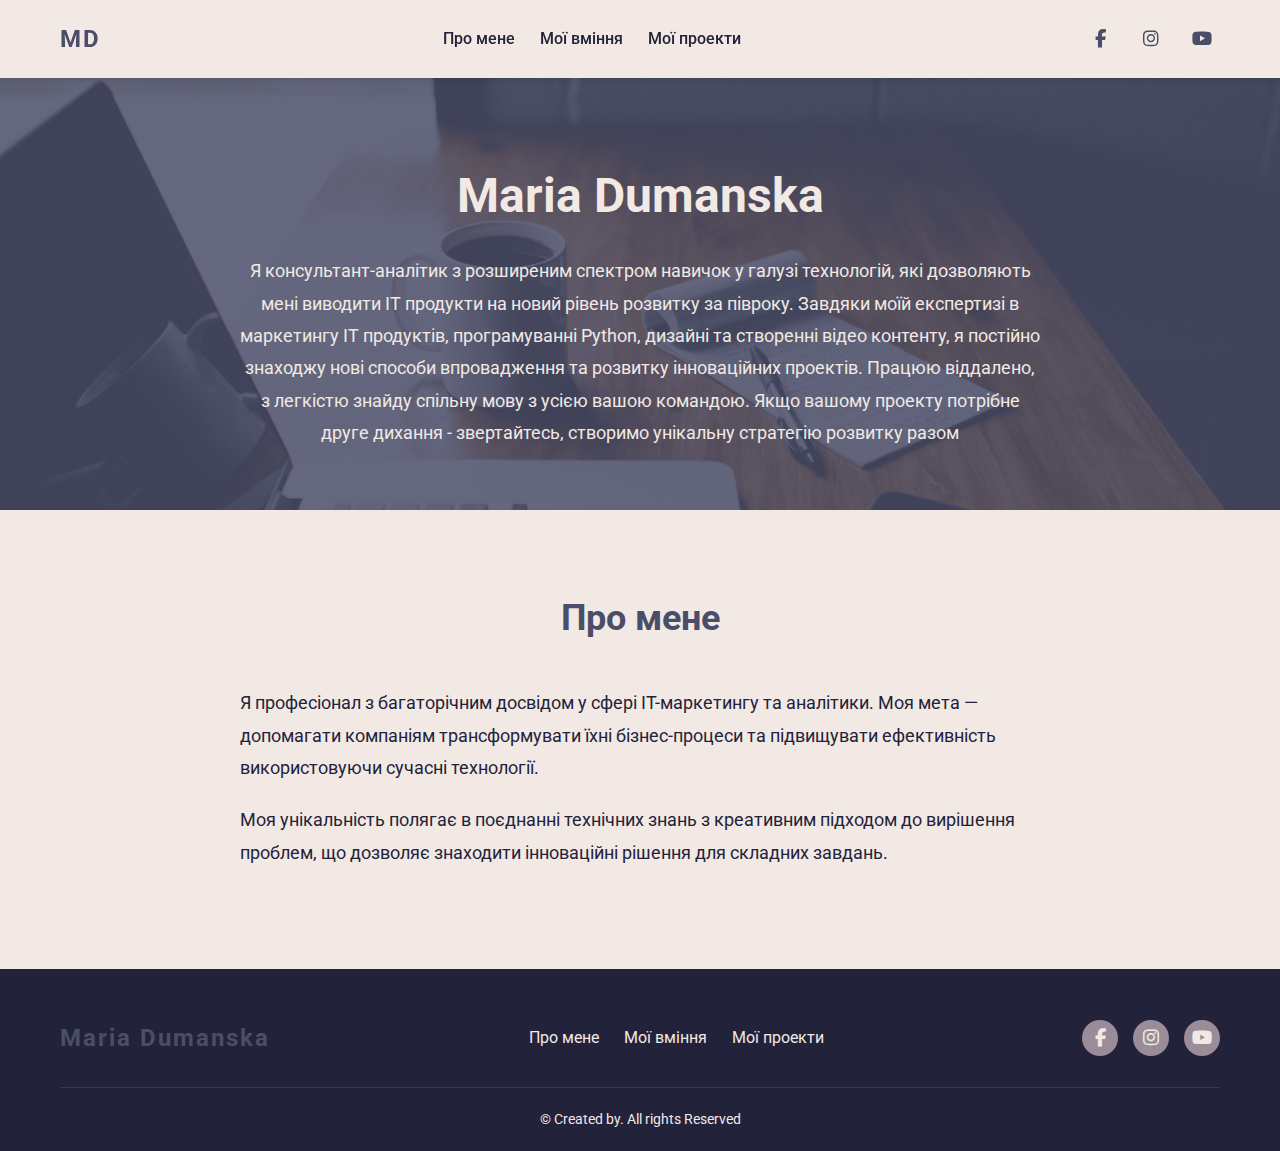
<file: index.html>
<!DOCTYPE html>
<html lang="en">
<head>
    <meta charset="UTF-8">
    <meta name="viewport" content="width=device-width, initial-scale=1.0">
    <title>Maria Dumanska - Personal Website</title>
    <link href="https://fonts.googleapis.com/css2?family=Roboto:wght@300;400;500;700&display=swap" rel="stylesheet">
    <link rel="stylesheet" href="https://cdnjs.cloudflare.com/ajax/libs/font-awesome/6.4.0/css/all.min.css">
    <link rel="stylesheet" href="css/style.css">
</head>
<body>
    <header>
        <div class="container">
            <nav>
                <div class="logo">MD</div>
                <ul class="nav-links">
                    <li><a href="index.html">Про мене</a></li>
                    <li><a href="pages/skills.html">Мої вміння</a></li>
                    <li><a href="pages/projects.html">Мої проекти</a></li>
                </ul>
                <div class="social-links">
                    <a href="#" class="social-icon"><i class="fab fa-facebook-f"></i></a>
                    <a href="#" class="social-icon"><i class="fab fa-instagram"></i></a>
                    <a href="#" class="social-icon"><i class="fab fa-youtube"></i></a>
                </div>
            </nav>
        </div>
    </header>

    <main>
        <section class="hero">
            <div class="container">
                <h1>Maria Dumanska</h1>
                <p class="hero-text">
                    Я консультант-аналітик з розширеним спектром навичок у галузі технологій, які дозволяють мені виводити ІТ продукти 
                    на новий рівень розвитку за півроку. Завдяки моїй експертизі в маркетингу ІТ продуктів, програмуванні Python, 
                    дизайні та створенні відео контенту, я постійно знаходжу нові способи впровадження та розвитку інноваційних проектів. 
                    Працюю віддалено, з легкістю знайду спільну мову з усією вашою командою. Якщо вашому проекту потрібне друге дихання - 
                    звертайтесь, створимо унікальну стратегію розвитку разом
                </p>
            </div>
        </section>

        <section class="about">
            <div class="container">
                <h2>Про мене</h2>
                <div class="about-content">
                    <p>
                        Я професіонал з багаторічним досвідом у сфері IT-маркетингу та аналітики. Моя мета — допомагати 
                        компаніям трансформувати їхні бізнес-процеси та підвищувати ефективність використовуючи сучасні технології.
                    </p>
                    <p>
                        Моя унікальність полягає в поєднанні технічних знань з креативним підходом до вирішення проблем,
                        що дозволяє знаходити інноваційні рішення для складних завдань.
                    </p>
                </div>
            </div>
        </section>
    </main>

    <footer>
        <div class="container">
            <div class="footer-content">
                <div class="logo">Maria Dumanska</div>
                <ul class="footer-nav">
                    <li><a href="index.html">Про мене</a></li>
                    <li><a href="pages/skills.html">Мої вміння</a></li>
                    <li><a href="pages/projects.html">Мої проекти</a></li>
                </ul>
                <div class="social-links">
                    <a href="#" class="social-icon"><i class="fab fa-facebook-f"></i></a>
                    <a href="#" class="social-icon"><i class="fab fa-instagram"></i></a>
                    <a href="#" class="social-icon"><i class="fab fa-youtube"></i></a>
                </div>
            </div>
            <div class="copyright">
                <p>© Created by. All rights Reserved</p>
            </div>
        </div>
    </footer>
</body>
</html>
</file>
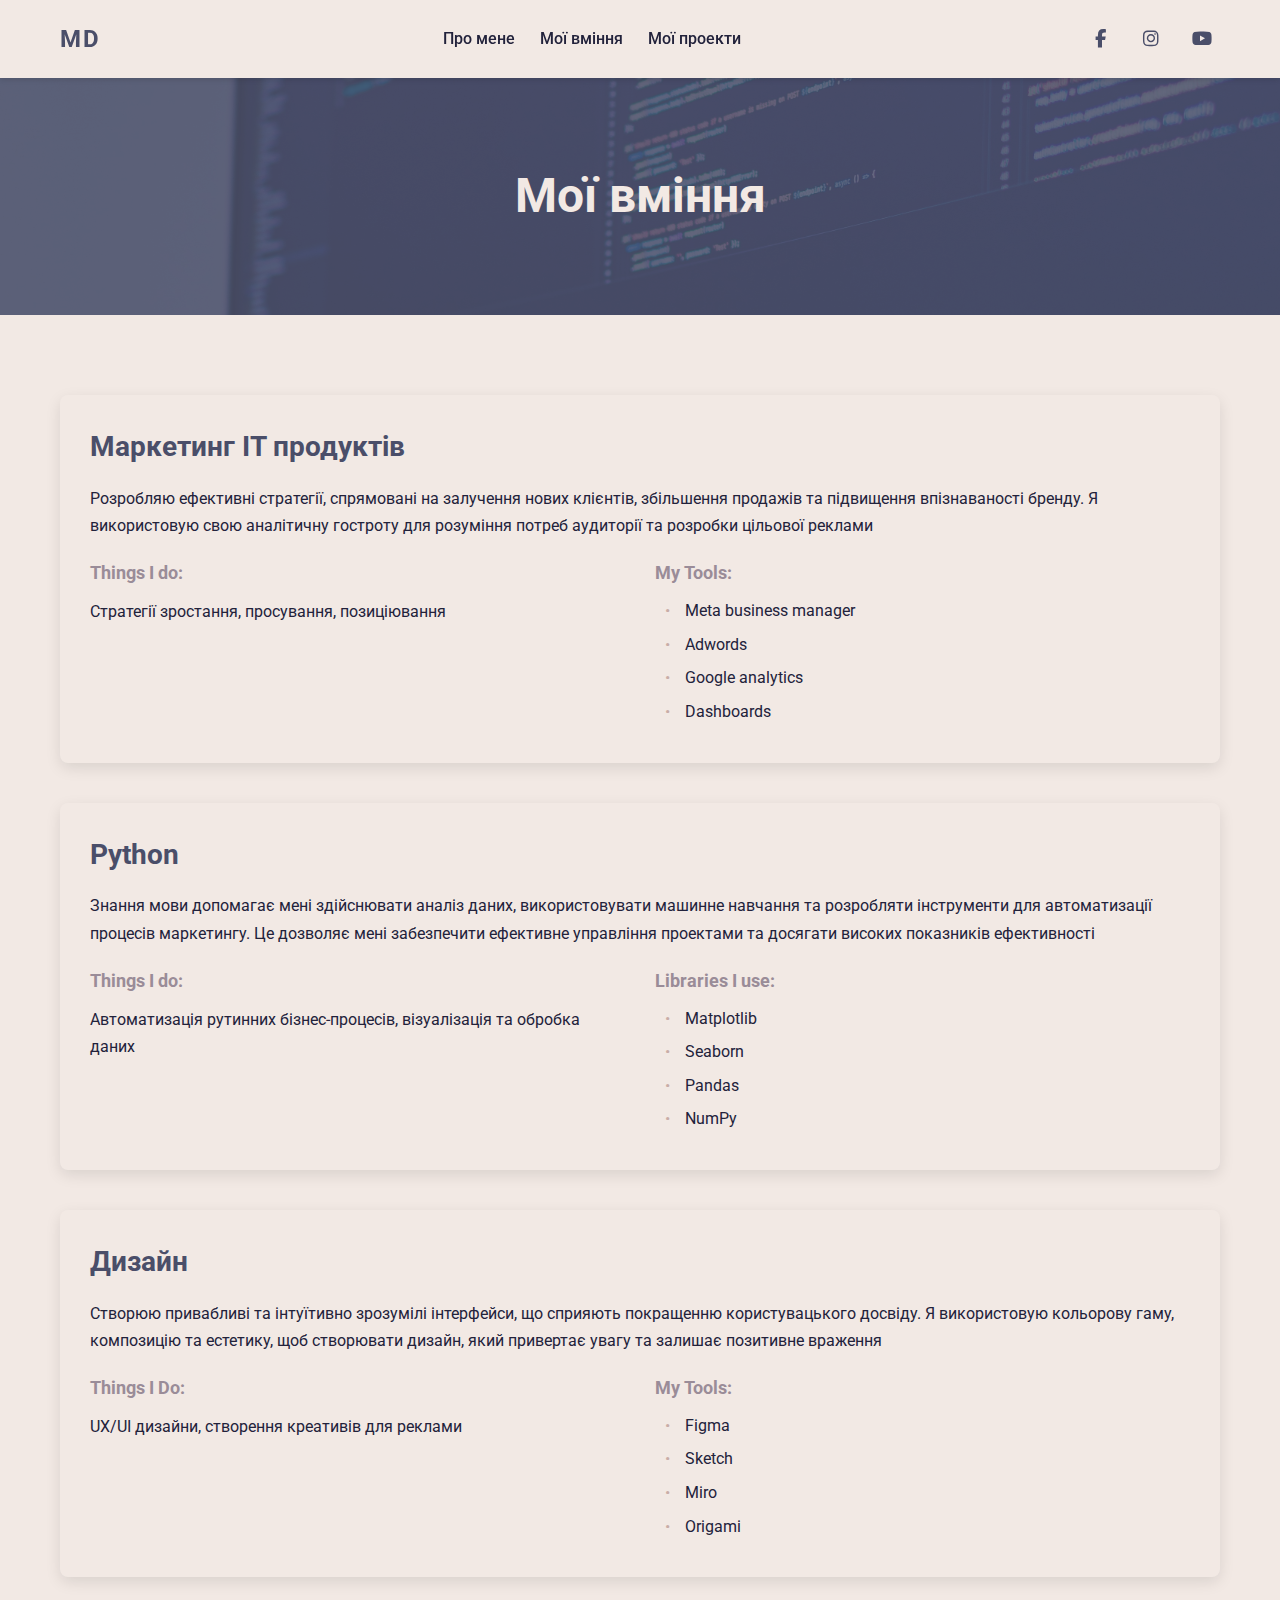
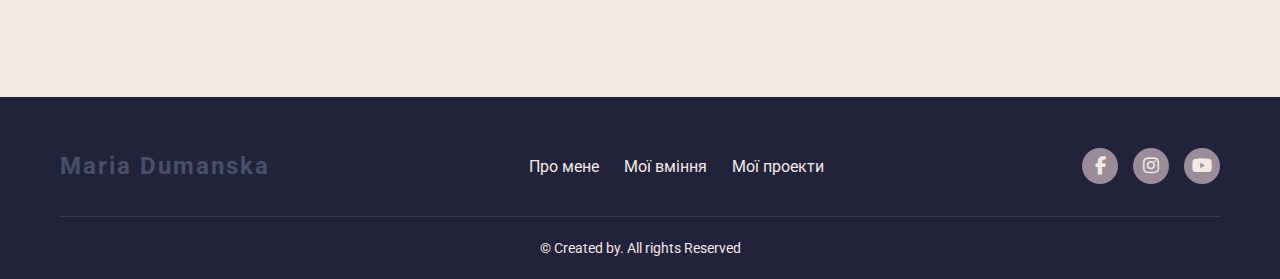
<file: pages/skills.html>
<!DOCTYPE html>
<html lang="en">
<head>
    <meta charset="UTF-8">
    <meta name="viewport" content="width=device-width, initial-scale=1.0">
    <title>Мої вміння - Maria Dumanska</title>
    <link href="https://fonts.googleapis.com/css2?family=Roboto:wght@300;400;500;700&display=swap" rel="stylesheet">
    <link rel="stylesheet" href="https://cdnjs.cloudflare.com/ajax/libs/font-awesome/6.4.0/css/all.min.css">
    <link rel="stylesheet" href="../css/style.css">
</head>
<body>
    <header>
        <div class="container">
            <nav>
                <div class="logo">MD</div>
                <ul class="nav-links">
                    <li><a href="../index.html">Про мене</a></li>
                    <li><a href="skills.html">Мої вміння</a></li>
                    <li><a href="projects.html">Мої проекти</a></li>
                </ul>
                <div class="social-links">
                    <a href="#" class="social-icon"><i class="fab fa-facebook-f"></i></a>
                    <a href="#" class="social-icon"><i class="fab fa-instagram"></i></a>
                    <a href="#" class="social-icon"><i class="fab fa-youtube"></i></a>
                </div>
            </nav>
        </div>
    </header>

    <main>
        <section class="skills-hero">
            <div class="container">
                <h1>Мої вміння</h1>
            </div>
        </section>

        <section class="skills">
            <div class="container">
                <div class="skill-card">
                    <h2>Маркетинг ІТ продуктів</h2>
                    <p>
                        Розробляю ефективні стратегії, спрямовані на залучення нових клієнтів, збільшення продажів та підвищення впізнаваності бренду.   
                        Я використовую свою аналітичну гостроту для розуміння потреб аудиторії та розробки цільової реклами
                    </p>
                    
                    <div class="skill-details">
                        <div class="things-i-do">
                            <h3>Things I do:</h3>
                            <p>Стратегії зростання, просування, позиціювання</p>
                        </div>
                        
                        <div class="my-tools">
                            <h3>My Tools:</h3>
                            <ul>
                                <li>Meta business manager</li>
                                <li>Adwords</li>
                                <li>Google analytics</li>
                                <li>Dashboards</li>
                            </ul>
                        </div>
                    </div>
                </div>

                <div class="skill-card">
                    <h2>Python</h2>
                    <p>
                        Знання мови допомагає мені здійснювати аналіз даних, використовувати машинне навчання та розробляти інструменти для автоматизації процесів маркетингу. 
                        Це дозволяє мені забезпечити ефективне управління проектами та досягати високих показників ефективності
                    </p>
                    
                    <div class="skill-details">
                        <div class="things-i-do">
                            <h3>Things I do:</h3>
                            <p>Автоматизація рутинних бізнес-процесів, візуалізація та обробка даних</p>
                        </div>
                        
                        <div class="my-tools">
                            <h3>Libraries I use:</h3>
                            <ul>
                                <li>Matplotlib</li>
                                <li>Seaborn</li>
                                <li>Pandas</li>
                                <li>NumPy</li>
                            </ul>
                        </div>
                    </div>
                </div>

                <div class="skill-card">
                    <h2>Дизайн</h2>
                    <p>
                        Створюю привабливі та інтуїтивно зрозумілі інтерфейси, що сприяють покращенню користувацького досвіду.   
                        Я використовую кольорову гаму, композицію та естетику, щоб створювати дизайн, який привертає увагу та залишає позитивне враження
                    </p>
                    
                    <div class="skill-details">
                        <div class="things-i-do">
                            <h3>Things I Do:</h3>
                            <p>UX/UI дизайни, створення креативів для реклами</p>
                        </div>
                        
                        <div class="my-tools">
                            <h3>My Tools:</h3>
                            <ul>
                                <li>Figma</li>
                                <li>Sketch</li>
                                <li>Miro</li>
                                <li>Origami</li>
                            </ul>
                        </div>
                    </div>
                </div>
            </div>
        </section>
    </main>

    <footer>
        <div class="container">
            <div class="footer-content">
                <div class="logo">Maria Dumanska</div>
                <ul class="footer-nav">
                    <li><a href="../index.html">Про мене</a></li>
                    <li><a href="skills.html">Мої вміння</a></li>
                    <li><a href="projects.html">Мої проекти</a></li>
                </ul>
                <div class="social-links">
                    <a href="#" class="social-icon"><i class="fab fa-facebook-f"></i></a>
                    <a href="#" class="social-icon"><i class="fab fa-instagram"></i></a>
                    <a href="#" class="social-icon"><i class="fab fa-youtube"></i></a>
                </div>
            </div>
            <div class="copyright">
                <p>© Created by. All rights Reserved</p>
            </div>
        </div>
    </footer>
</body>
</html>
</file>
<file: css/style.css>
:root {
    --primary-color: #4a4e69;
    --secondary-color: #9a8c98;
    --accent-color: #c9ada7;
    --background-color: #f2e9e4;
    --text-color: #22223b;
    --light-color: #f2e9e4;
    --dark-color: #22223b;
    --container-width: 1200px;
}

* {
    margin: 0;
    padding: 0;
    box-sizing: border-box;
}

body {
    font-family: 'Roboto', sans-serif;
    line-height: 1.6;
    color: var(--text-color);
    background-color: var(--background-color);
}

.container {
    width: 100%;
    max-width: var(--container-width);
    margin: 0 auto;
    padding: 0 20px;
}

a {
    text-decoration: none;
    color: var(--text-color);
    transition: color 0.3s ease;
}

a:hover {
    color: var(--accent-color);
}

ul {
    list-style: none;
}

img {
    max-width: 100%;
    height: auto;
    display: block;
}

/* Header Styles */
header {
    background-color: var(--light-color);
    padding: 20px 0;
    box-shadow: 0 2px 5px rgba(0, 0, 0, 0.1);
    position: sticky;
    top: 0;
    z-index: 100;
}

nav {
    display: flex;
    justify-content: space-between;
    align-items: center;
    flex-wrap: wrap;
}

.logo {
    font-size: 24px;
    font-weight: 700;
    letter-spacing: 2px;
    color: var(--primary-color);
}

.nav-links {
    display: flex;
    gap: 25px;
}

.nav-links a {
    font-weight: 500;
    padding: 5px 0;
    position: relative;
}

.nav-links a::after {
    content: '';
    position: absolute;
    bottom: 0;
    left: 0;
    width: 0;
    height: 2px;
    background-color: var(--accent-color);
    transition: width 0.3s ease;
}

.nav-links a:hover::after {
    width: 100%;
}

.social-links {
    display: flex;
    gap: 15px;
}

.social-icon {
    font-size: 14px;
    color: var(--primary-color);
    transition: transform 0.3s ease, color 0.3s ease;
    width: 36px;
    height: 36px;
    display: flex;
    align-items: center;
    justify-content: center;
    border-radius: 50%;
    background-color: var(--background-color);
}

.social-icon i {
    font-size: 18px;
}

.social-icon:hover {
    transform: translateY(-3px);
    color: var(--accent-color);
    background-color: var(--light-color);
    box-shadow: 0 5px 10px rgba(0, 0, 0, 0.1);
}

/* Hero Section */
.hero, .skills-hero, .projects-hero {
    padding: 80px 0 60px;
    background-color: var(--primary-color);
    color: var(--light-color);
    text-align: center;
    position: relative;
    background-size: cover;
    background-position: center;
    background-repeat: no-repeat;
    z-index: 1;
}

.hero::before, .skills-hero::before, .projects-hero::before {
    content: '';
    position: absolute;
    top: 0;
    left: 0;
    width: 100%;
    height: 100%;
    background-color: rgba(74, 78, 105, 0.85);
    z-index: -1;
}

.hero {
    background-image: url('../images/hero-bg.jpg');
}

.skills-hero {
    background-image: url('../images/skills-hero-bg.jpg');
}

.projects-hero {
    background-image: url('../images/projects-hero-bg.jpg');
}

.hero h1, .skills-hero h1, .projects-hero h1 {
    font-size: 48px;
    margin-bottom: 20px;
}

.hero-text {
    max-width: 800px;
    margin: 0 auto;
    font-size: 18px;
    line-height: 1.8;
}

/* About Section */
.about {
    padding: 80px 0;
}

.about h2 {
    font-size: 36px;
    text-align: center;
    margin-bottom: 40px;
    color: var(--primary-color);
}

.about-content {
    max-width: 800px;
    margin: 0 auto;
}

.about-content p {
    margin-bottom: 20px;
    font-size: 18px;
    line-height: 1.8;
}

/* Skills Section */
.skills {
    padding: 80px 0;
}

.skill-card {
    background-color: var(--light-color);
    border-radius: 8px;
    padding: 30px;
    margin-bottom: 40px;
    box-shadow: 0 5px 15px rgba(0, 0, 0, 0.1);
    transition: transform 0.3s ease, box-shadow 0.3s ease;
}

.skill-card:hover {
    transform: translateY(-5px);
    box-shadow: 0 8px 20px rgba(0, 0, 0, 0.15);
}

.skill-card h2 {
    font-size: 28px;
    color: var(--primary-color);
    margin-bottom: 15px;
}

.skill-card p {
    margin-bottom: 20px;
    font-size: 16px;
    line-height: 1.7;
}

.skill-details {
    display: flex;
    flex-wrap: wrap;
    gap: 30px;
    margin-top: 20px;
}

.things-i-do, .my-tools {
    flex: 1;
    min-width: 250px;
}

.skill-details h3 {
    font-size: 18px;
    color: var(--secondary-color);
    margin-bottom: 10px;
}

.my-tools ul {
    padding-left: 20px;
}

.my-tools li {
    margin-bottom: 8px;
    position: relative;
    padding-left: 10px;
}

.my-tools li::before {
    content: "•";
    position: absolute;
    left: -10px;
    color: var(--accent-color);
}

/* Projects Section */
.projects {
    padding: 80px 0;
}

.project-card {
    display: flex;
    flex-wrap: wrap;
    margin-bottom: 60px;
    background-color: var(--light-color);
    border-radius: 8px;
    overflow: hidden;
    box-shadow: 0 5px 15px rgba(0, 0, 0, 0.1);
    transition: transform 0.3s ease, box-shadow 0.3s ease;
}

.project-card:hover {
    transform: translateY(-5px);
    box-shadow: 0 8px 20px rgba(0, 0, 0, 0.15);
}

.project-image {
    flex: 1;
    min-width: 300px;
}

.project-content {
    flex: 2;
    padding: 30px;
    min-width: 300px;
}

.project-content h2 {
    font-size: 24px;
    color: var(--primary-color);
    margin-bottom: 15px;
}

.project-content p {
    margin-bottom: 20px;
    line-height: 1.7;
}

.project-tech {
    display: flex;
    flex-wrap: wrap;
    gap: 10px;
}

.project-tech span {
    background-color: var(--secondary-color);
    color: var(--light-color);
    padding: 5px 10px;
    border-radius: 4px;
    font-size: 14px;
    transition: background-color 0.3s ease;
}

.project-tech span:hover {
    background-color: var(--primary-color);
    cursor: default;
}

/* Footer Styles */
footer {
    background-color: var(--dark-color);
    color: var(--light-color);
    padding: 50px 0 20px;
}

.footer-content {
    display: flex;
    flex-wrap: wrap;
    justify-content: space-between;
    align-items: center;
    margin-bottom: 30px;
}

.footer-nav {
    display: flex;
    gap: 25px;
}

.footer-nav a {
    color: var(--light-color);
    transition: color 0.3s ease;
}

.footer-nav a:hover {
    color: var(--accent-color);
}

footer .social-links {
    display: flex;
    gap: 15px;
}

footer .social-icon {
    color: var(--light-color);
    background-color: var(--secondary-color);
}

footer .social-icon:hover {
    background-color: var(--accent-color);
    color: var(--dark-color);
}

.copyright {
    text-align: center;
    padding-top: 20px;
    border-top: 1px solid rgba(255, 255, 255, 0.1);
    font-size: 14px;
}

/* Responsive Design */
@media screen and (max-width: 768px) {
    .nav-links, .social-links {
        margin-top: 20px;
        width: 100%;
        justify-content: center;
    }
    
    nav {
        flex-direction: column;
    }
    
    .hero h1, .skills-hero h1, .projects-hero h1 {
        font-size: 36px;
    }
    
    .hero-text {
        font-size: 16px;
    }
    
    .about-content p {
        font-size: 16px;
    }
    
    .skill-card {
        padding: 20px;
    }
    
    .footer-content {
        flex-direction: column;
        gap: 20px;
        text-align: center;
    }
}

/* Mobile Design */
@media screen and (max-width: 500px) {
    .nav-links {
        flex-direction: column;
        align-items: center;
        gap: 10px;
    }
    
    .hero h1, .skills-hero h1, .projects-hero h1 {
        font-size: 28px;
    }
    
    .project-card {
        flex-direction: column;
    }
    
    .project-content {
        padding: 20px;
    }
    
    .skill-details {
        flex-direction: column;
        gap: 20px;
    }
    
    .footer-nav {
        flex-direction: column;
        align-items: center;
        gap: 10px;
    }
}
</file>
